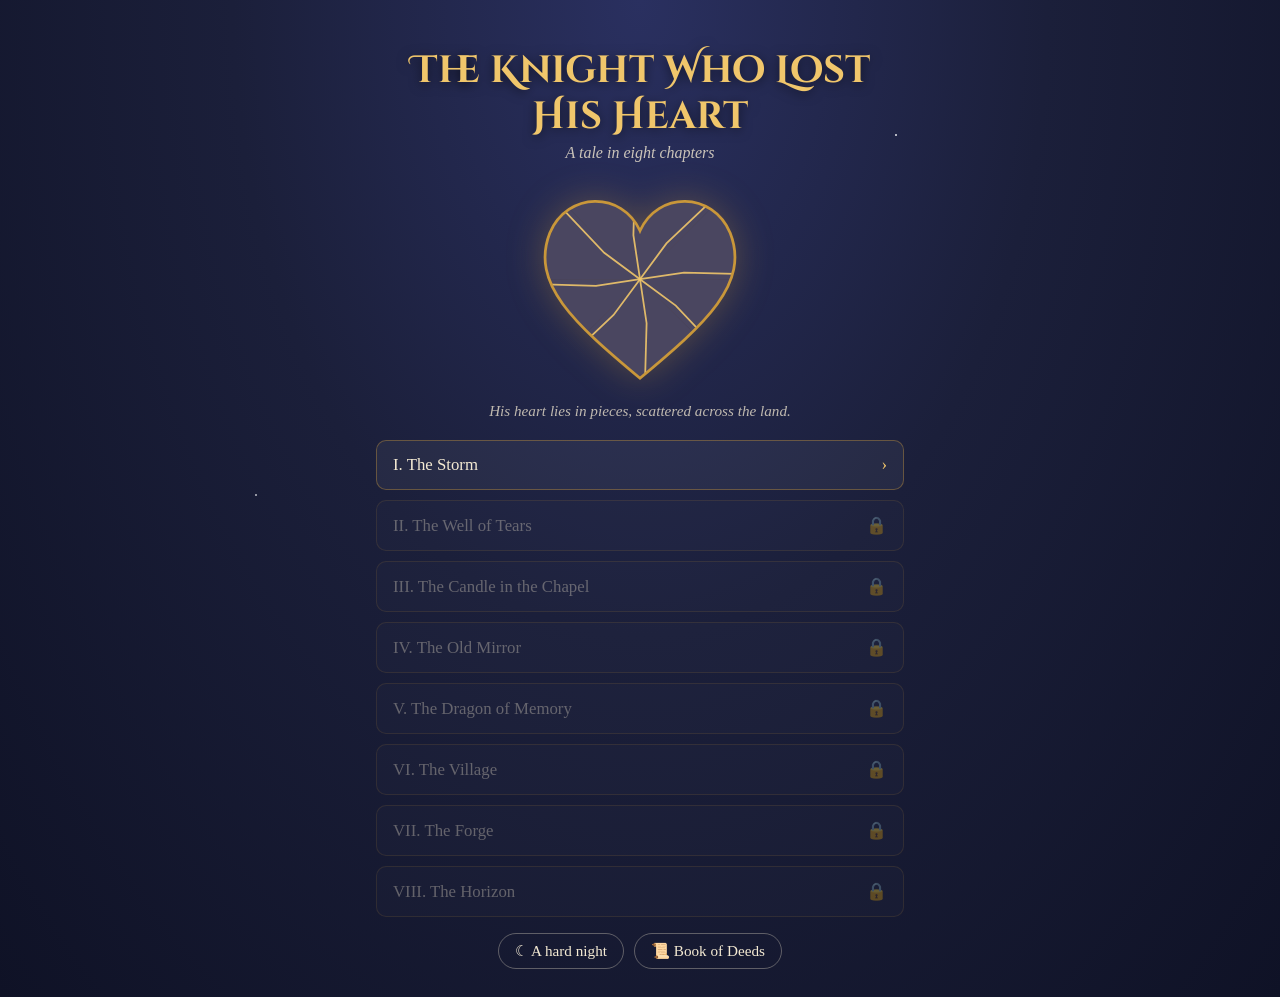
<file: index.html>
<!doctype html>
<html lang="en">
<head>
  <meta charset="utf-8">
  <meta name="viewport" content="width=device-width, initial-scale=1, viewport-fit=cover">
  <meta name="theme-color" content="#1b1f3a">
  <title>The Knight Who Lost His Heart</title>
  <link rel="icon" href="data:image/svg+xml,<svg xmlns=%22http://www.w3.org/2000/svg%22 viewBox=%220 0 100 100%22><text y=%22.9em%22 font-size=%2290%22>💛</text></svg>">
  <link rel="preconnect" href="https://fonts.googleapis.com">
  <link rel="preconnect" href="https://fonts.gstatic.com" crossorigin>
  <link href="https://fonts.googleapis.com/css2?family=Cinzel+Decorative:wght@400;700&family=IM+Fell+English:ital@0;1&display=swap" rel="stylesheet">
  <link rel="stylesheet" href="css/style.css">
</head>
<body>
  <div class="stars" aria-hidden="true"></div>
  <main id="app"></main>
  <script src="js/story.js"></script>
  <script src="js/app.js"></script>
</body>
</html>
</file>
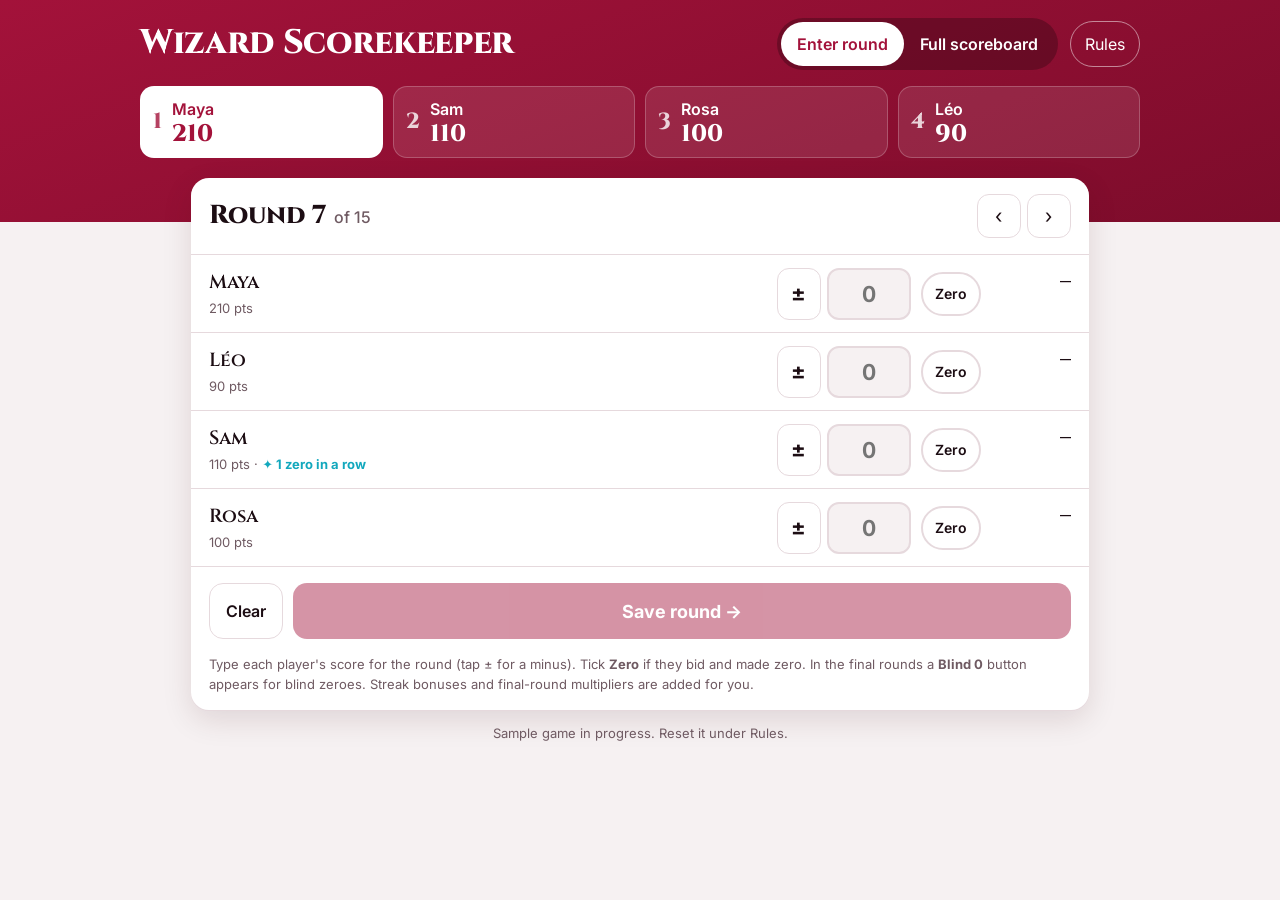
<file: wizard-scorekeeper/index.html>
<!DOCTYPE html>
<html lang="en">
<head>
<meta charset="utf-8">
<meta name="viewport" content="width=device-width,initial-scale=1">
<title>Wizard Scorekeeper</title>
<link rel="preconnect" href="https://fonts.googleapis.com">
<link href="https://fonts.googleapis.com/css2?family=Cinzel:wght@600;800&family=Inter:wght@400;500;600;700&display=swap" rel="stylesheet">
<style>
/* VOICE everyday game-night tool: fast, tappable, a bit of card-table drama
   IDEA the back of a Wizard card: ruby field, gold rule, a score pad slid across the table
   PICTURE the live round pad itself: each player's row with their running total and streak
   COLOUR ruby #a3123a field, white pad, cyan #12a8bd for zeroes, gold #d9a520 for multipliers
   TYPE Cinzel for names and big totals + Inter for everything else
   LAYOUT ruby band with standings across the top, pad beneath; phone: same order, one column */
:root{color-scheme:light dark;--bg:light-dark(#f6f1f2,#140a0e);--pad:light-dark(#ffffff,#22131a);--ink:light-dark(#1c0d13,#f6ecef);--mute:light-dark(#6f5a62,#b9a3ac);--line:light-dark(#e6d9dd,#3a2530);--ruby:#a3123a;--ruby2:light-dark(#7d0c2b,#5e0a22);--zero:#12a8bd;--gold:#d9a520;--neg:light-dark(#b3123a,#ff6b8a);--pos:light-dark(#0f7a54,#5fe0a8)}
:root[data-theme=light]{color-scheme:light}:root[data-theme=dark]{color-scheme:dark}
*{box-sizing:border-box;min-width:0}
html,body{height:100%}
body{margin:0;background:var(--bg);color:var(--ink);font:16px/1.5 Inter,system-ui,sans-serif;overflow-x:clip}
button{font:inherit;color:inherit;cursor:pointer}
button:focus-visible,input:focus-visible{outline:3px solid var(--zero);outline-offset:2px}
.top{background:linear-gradient(160deg,var(--ruby),var(--ruby2));color:#fff;padding:18px max(4vw,16px) 64px}
.bar{display:flex;align-items:center;gap:12px;flex-wrap:wrap;max-width:1000px;margin:0 auto}
h1{font:800 clamp(24px,4vw,34px)/1.05 Cinzel,serif;margin:0;letter-spacing:-.01em;flex:1}
.seg{display:flex;background:rgba(0,0,0,.25);border-radius:999px;padding:4px}
.seg button{border:0;background:none;color:#fff;padding:10px 16px;border-radius:999px;min-height:44px;font-weight:600}
.seg button[aria-pressed=true]{background:#fff;color:var(--ruby)}
.ghost{border:1px solid rgba(255,255,255,.5);background:none;color:#fff;border-radius:999px;padding:10px 14px;min-height:44px}
.stand{display:grid;grid-template-columns:repeat(auto-fit,minmax(130px,1fr));gap:10px;max-width:1000px;margin:16px auto 0}
.st{background:rgba(255,255,255,.1);border:1px solid rgba(255,255,255,.22);border-radius:14px;padding:10px 12px;display:grid;grid-template-columns:auto 1fr;column-gap:10px;align-items:center}
.st.lead{background:#fff;color:var(--ruby)}
.rk{font:800 22px/1 Cinzel,serif;grid-row:span 2;opacity:.8}
.nm{font-weight:600;white-space:nowrap;overflow:hidden;text-overflow:ellipsis}
.tt{font:800 24px/1.1 Cinzel,serif;font-variant-numeric:tabular-nums}
main{max-width:1000px;margin:-44px auto 0;padding:0 max(4vw,16px) 40px}
.card{background:var(--pad);border-radius:18px;box-shadow:0 1px 0 var(--line),0 10px 30px rgba(60,0,20,.12);overflow:hidden}
.rh{display:flex;align-items:center;gap:12px;flex-wrap:wrap;padding:16px 18px;border-bottom:1px solid var(--line)}
.rh h2{font:800 26px/1.1 Cinzel,serif;margin:0;flex:1}
.rh .of{color:var(--mute);font:500 16px Inter,sans-serif}
.nav{display:flex;gap:6px}
.nav button,.icon{width:44px;height:44px;border-radius:12px;border:1px solid var(--line);background:none;font-size:20px}
.mult{background:var(--gold);color:#2a1a00;font-weight:700;border-radius:999px;padding:4px 12px;white-space:nowrap}
.row{display:grid;grid-template-columns:minmax(0,1.3fr) auto auto minmax(80px,auto);gap:10px;align-items:center;padding:12px 18px;border-bottom:1px solid var(--line)}
.who b{font:600 19px Cinzel,serif;display:block}
.who small{color:var(--mute);font-size:13px}
.flame{color:var(--zero);font-weight:700}
.entry{display:flex;align-items:center;gap:6px}
.sign{width:44px;height:52px;border-radius:12px;border:1px solid var(--line);background:none;font-size:22px;font-weight:700}
.sign.neg{background:var(--neg);color:#fff;border-color:var(--neg)}
.entry input{width:84px;height:52px;border-radius:12px;border:2px solid var(--line);background:var(--bg);color:var(--ink);font:700 22px Inter,sans-serif;text-align:center;font-variant-numeric:tabular-nums}
.chips{display:flex;gap:6px}
.chip{min-height:44px;padding:0 12px;border-radius:999px;border:2px solid var(--line);background:none;font-weight:600;font-size:14px;white-space:nowrap}
.chip.on.z{background:var(--zero);border-color:var(--zero);color:#fff}
.chip.on.b{background:#1c0d13;border-color:#1c0d13;color:#fff}
:root[data-theme=dark] .chip.on.b{background:#fff;color:#1c0d13}
.res{text-align:right;font-variant-numeric:tabular-nums}
.res b{font:800 22px Cinzel,serif;display:block;white-space:nowrap}
.res small{color:var(--mute);font-size:13px;white-space:nowrap}
.foot{display:flex;gap:10px;flex-wrap:wrap;align-items:center;padding:16px 18px}
.save{flex:1;min-height:56px;border:0;border-radius:14px;background:var(--ruby);color:#fff;font-weight:700;font-size:18px}
.save:disabled{opacity:.45;cursor:default}
.plain{min-height:56px;border:1px solid var(--line);background:none;border-radius:14px;padding:0 16px;font-weight:600}
.hint{color:var(--mute);font-size:13px;padding:0 18px 16px;margin:0}
.scroll{overflow-x:auto}
table{border-collapse:collapse;width:100%;font-variant-numeric:tabular-nums}
th,td{padding:10px 12px;border-bottom:1px solid var(--line);text-align:right;white-space:nowrap}
th:first-child,td:first-child{text-align:left;position:sticky;left:0;background:var(--pad)}
thead th{font:600 15px Cinzel,serif;color:var(--mute)}
tbody tr{cursor:pointer}
tbody tr:hover td{background:color-mix(in srgb,var(--zero) 8%,var(--pad))}
td .d{display:block;font-size:12px;color:var(--mute)}
td .z{color:var(--zero);font-weight:700}
td .bl{font-weight:700}
.cum{font:700 17px Cinzel,serif}
tr.cur td{background:color-mix(in srgb,var(--gold) 14%,var(--pad))}
tfoot td{font:800 20px Cinzel,serif;border-bottom:0}
.neg{color:var(--neg)}.posv{color:var(--pos)}
dialog{border:0;border-radius:18px;padding:0;max-width:440px;width:calc(100% - 32px);background:var(--pad);color:var(--ink)}
dialog::backdrop{background:rgba(20,0,8,.55)}
.dl{padding:20px}
.dl h3{font:800 24px Cinzel,serif;margin:0 0 4px}
.dl p{color:var(--mute);font-size:14px;margin:0 0 14px}
.f{display:grid;grid-template-columns:1fr 96px;gap:10px;align-items:center;padding:8px 0;border-bottom:1px solid var(--line)}
.f input{height:44px;border-radius:10px;border:1px solid var(--line);background:var(--bg);color:var(--ink);font:600 16px Inter,sans-serif;text-align:center;width:100%}
.f.wide{grid-template-columns:1fr}
.f.wide input{text-align:left;padding:0 10px}
.note{font-size:13px;color:var(--mute);text-align:center;margin:14px 0 0}
[hidden]{display:none!important}
@media(max-width:640px){
.row{grid-template-columns:minmax(0,1fr) auto;row-gap:8px}
.chips{grid-column:1}
.res{grid-row:1;grid-column:2}
.entry{grid-column:2;grid-row:2;justify-content:flex-end}
.chips{grid-row:2}
.seg button{padding:10px 12px}
h1{flex-basis:100%}
}
@media(prefers-reduced-motion:no-preference){.tt,.res b{transition:color .2s}.card{animation:in .35s ease-out}@keyframes in{from{transform:translateY(10px);opacity:0}}}
</style>
</head>
<body>
<header class="top">
  <div class="bar">
    <h1>Wizard Scorekeeper</h1>
    <div class="seg" role="group" aria-label="View">
      <button id="vEnter" aria-pressed="true">Enter round</button>
      <button id="vBoard" aria-pressed="false">Full scoreboard</button>
    </div>
    <button class="ghost" id="openRules">Rules</button>
  </div>
  <div class="stand" id="stand"></div>
</header>

<main>
  <section class="card" id="enterView">
    <div class="rh">
      <h2 id="rTitle">Round</h2>
      <span class="mult" id="rMult" hidden></span>
      <div class="nav">
        <button id="prev" aria-label="Previous round">‹</button>
        <button id="next" aria-label="Next round">›</button>
      </div>
    </div>
    <div id="rows"></div>
    <div class="foot">
      <button class="plain" id="clearR">Clear</button>
      <button class="save" id="saveR">Save round</button>
    </div>
    <p class="hint">Type each player's score for the round (tap ± for a minus). Tick <b>Zero</b> if they bid and made zero. In the final rounds a <b>Blind 0</b> button appears for blind zeroes. Streak bonuses and final-round multipliers are added for you.</p>
  </section>

  <section class="card" id="boardView" hidden>
    <div class="rh">
      <h2>Every round</h2>
      <button class="plain" id="backEnter" style="min-height:44px">← Back to entry</button>
    </div>
    <div class="scroll"><table id="board"></table></div>
    <p class="hint" style="padding-top:12px">Each cell: points scored that round, with the running total underneath. Cyan ✦ marks a zero (with streak count), ● a blind zero. Tap any round to edit it.</p>
  </section>
  <p class="note">Sample game in progress. Reset it under Rules.</p>
</main>

<dialog id="rules">
  <form class="dl" method="dialog" id="rulesForm">
    <h3>House rules</h3>
    <p>Base scoring follows the official rules: an exact bid scores 20 + 10 per trick, a miss costs 10 per trick off, and there are 60 ÷ players rounds. The zero streak, blind zero and final-round settings are house rules I guessed at. Change any number and every score recalculates.</p>
    <div class="f wide"><label for="rPlayers">Players (comma separated)</label><input id="rPlayers"></div>
    <div class="f"><label for="rRounds">Number of rounds</label><input id="rRounds" type="number" min="1" max="60"></div>
    <div class="f"><label for="rStreak">Zero streak bonus: extra points per zero in a row (2nd zero +1×, 3rd +2×…)</label><input id="rStreak" type="number"></div>
    <div class="f"><label for="rBlindN">Blind zero allowed in the last … rounds</label><input id="rBlindN" type="number" min="0"></div>
    <div class="f"><label for="rBWin">Blind zero made: bonus</label><input id="rBWin" type="number"></div>
    <div class="f"><label for="rBLose">Blind zero missed: penalty</label><input id="rBLose" type="number"></div>
    <div class="f wide"><label for="rMults">Final-round multipliers, last round at the end (e.g. 2,3)</label><input id="rMults"></div>
    <div class="foot" style="padding:16px 0 0">
      <button class="plain" type="button" id="newGame">New game</button>
      <button class="save" value="ok">Done</button>
    </div>
  </form>
</dialog>

<script>
{
const KEY='wizard-score-v1';
const sample={rules:{players:['Maya','Léo','Sam','Rosa'],rounds:15,streak:10,bWin:30,bLose:30,mults:[2,3],blindN:2},
  rounds:[
    [{s:30},{s:20},{s:-10},{s:20,z:1}],
    [{s:40},{s:-20},{s:30},{s:20,z:1}],
    [{s:-10},{s:50},{s:40},{s:20,z:1}],
    [{s:60},{s:30},{s:-20},{s:-10}],
    [{s:20,z:1},{s:-30},{s:50},{s:40}],
    [{s:70},{s:40},{s:20,z:1},{s:-20}]
  ],cur:6};
let st;
try{st=JSON.parse(localStorage.getItem(KEY))}catch(e){}
if(!st||!st.rules)st=window.claude?.hot?.data?.rules?window.claude.hot.data:structuredClone(sample);
window.claude?.hot?.snapshot?.(()=>st);
let draft=null,sign=[];
const $=id=>document.getElementById(id);
const fmt=n=>(n>0?'+':n<0?'−':'')+Math.abs(n);
const store=()=>{try{localStorage.setItem(KEY,JSON.stringify(st))}catch(e){}};

function blindOk(r){const R=st.rules;return r>=R.rounds-(R.blindN??R.mults.length)}
function multFor(r){const R=st.rules,m=R.mults,from=R.rounds-m.length;return r>=from?m[r-from]||1:1}

/* scoring: (entered score + streak bonus + blind) × round multiplier */
function cell(e,streak,r){
  const R=st.rules,s=+e.s||0;
  const bonus=e.z&&streak>1?R.streak*(streak-1):0;
  const blind=e.b?(e.z?R.bWin:-R.bLose):0;
  const m=multFor(r);
  return {base:s,bonus,blind,m,pts:(s+bonus+blind)*m};
}
function compute(){
  const P=st.rules.players.length,out=[];
  const tot=Array(P).fill(0),stk=Array(P).fill(0);
  st.rounds.forEach((rd,r)=>{
    out[r]=rd.map((e,p)=>{stk[p]=e&&e.z?stk[p]+1:0;const c=cell(e||{},stk[p],r);tot[p]+=c.pts;return {...c,z:e?.z,b:e?.b,streak:stk[p],cum:tot[p]}});
  });
  return {out,tot,stk};
}

function renderStand(){
  const {tot,stk}=compute(),names=st.rules.players;
  const order=names.map((n,i)=>i).sort((a,b)=>tot[b]-tot[a]);
  $('stand').innerHTML=order.map((i,k)=>`<div class="st${k===0&&st.rounds.length?' lead':''}"><span class="rk">${k+1}</span><span class="nm">${names[i]}${stk[i]>1?` <span title="zero streak">✦${stk[i]}</span>`:''}</span><span class="tt">${tot[i]}</span></div>`).join('');
}

function loadDraft(){
  const P=st.rules.players.length,ex=st.rounds[st.cur];
  draft=Array.from({length:P},(_,p)=>ex&&ex[p]?{...ex[p]}:{s:'',z:0,b:0});
  sign=draft.map(d=>(+d.s||0)<0);
  draft.forEach(d=>{if(d.s!=='')d.s=Math.abs(+d.s)});
}
function draftVal(p){const d=draft[p];return d.s===''?null:(sign[p]?-1:1)*(+d.s||0)}
function streakBefore(p){let n=0;for(let r=st.cur-1;r>=0;r--){if(st.rounds[r]?.[p]?.z)n++;else break}return n}

function renderEnter(){
  const R=st.rules,r=st.cur,m=multFor(r),{out}=compute(),bOk=blindOk(r);
  if(!bOk)draft.forEach(d=>d.b=0);
  $('rTitle').innerHTML=`Round ${r+1} <span class="of">of ${R.rounds}${r<st.rounds.length?' · editing':''}</span>`;
  $('rMult').hidden=m===1;$('rMult').textContent=`×${m} final round${bOk?' · blind zero allowed':''}`;
  if(bOk&&m===1){$('rMult').hidden=false;$('rMult').textContent='Blind zero allowed'}
  $('prev').disabled=r===0;$('next').disabled=r>=st.rounds.length||r>=R.rounds-1;
  $('rows').innerHTML=R.players.map((n,p)=>{
    const d=draft[p],v=draftVal(p),sb=streakBefore(p);
    const c=cell({s:v||0,z:d.z,b:d.b},d.z?sb+1:0,r);
    const prevTot=r>0&&out[r-1]?out[r-1][p].cum:0;
    const parts=[];if(c.bonus)parts.push(`streak +${c.bonus}`);if(c.blind)parts.push(`blind ${fmt(c.blind)}`);if(c.m>1)parts.push(`×${c.m}`);
    return `<div class="row">
      <div class="who"><b>${n}</b><small>${prevTot} pts${sb?` · <span class="flame">✦ ${sb} zero${sb>1?'s':''} in a row</span>`:''}</small></div>
      <div class="entry"><button class="sign${sign[p]?' neg':''}" data-sign="${p}" aria-label="Toggle minus for ${n}">±</button>
        <input id="s${p}" data-p="${p}" inputmode="numeric" pattern="[0-9]*" placeholder="0" value="${d.s}" aria-label="${n} score"></div>
      <div class="chips"><button class="chip z${d.z?' on':''}" data-z="${p}" aria-pressed="${!!d.z}">Zero</button>${bOk?`<button class="chip b${d.b?' on':''}" data-b="${p}" aria-pressed="${!!d.b}">Blind 0</button>`:''}</div>
      <div class="res" id="res${p}"><b class="${c.pts<0?'neg':c.pts>0?'posv':''}">${v===null&&!d.z&&!d.b?'–':fmt(c.pts)}</b><small>${parts.join(' · ')||'&nbsp;'}</small></div>
    </div>`}).join('');
  $('saveR').disabled=draft.every((d,p)=>draftVal(p)===null&&!d.z&&!d.b);
  $('saveR').textContent=r<st.rounds.length?'Update round':(r>=R.rounds-1?'Save final round':'Save round →');
}

function renderBoard(){
  const R=st.rules,{out,tot}=compute();
  const head=`<thead><tr><th>Round</th>${R.players.map(n=>`<th>${n}</th>`).join('')}</tr></thead>`;
  const body=Array.from({length:R.rounds},(_,r)=>{
    const m=multFor(r),row=out[r];
    return `<tr data-r="${r}" class="${r===st.cur?'cur':''}"><td>${r+1}${m>1?` <span class="mult">×${m}</span>`:''}</td>${R.players.map((n,p)=>{
      if(!row)return '<td style="color:var(--mute)">·</td>';
      const c=row[p],tags=(c.z?`<span class="z">✦${c.streak>1?c.streak:''}</span> `:'')+(c.b?'<span class="bl">● </span>':'');
      return `<td>${tags}<span class="${c.pts<0?'neg':''}">${fmt(c.pts)}</span><span class="d cum">${c.cum}</span></td>`}).join('')}</tr>`}).join('');
  const foot=`<tfoot><tr><td>Total</td>${tot.map(t=>`<td>${t}</td>`).join('')}</tr></tfoot>`;
  $('board').innerHTML=head+'<tbody>'+body+'</tbody>'+foot;
}

function show(v){
  const b=v==='board';$('enterView').hidden=b;$('boardView').hidden=!b;
  $('vEnter').setAttribute('aria-pressed',!b);$('vBoard').setAttribute('aria-pressed',b);
  if(b)renderBoard();else renderEnter();
}
function refresh(){renderStand();renderEnter();if(!$('boardView').hidden)renderBoard()}
function go(r){st.cur=Math.max(0,Math.min(r,st.rounds.length,st.rules.rounds-1));loadDraft();refresh()}

$('rows').addEventListener('input',e=>{const p=e.target.dataset.p;if(p==null)return;draft[p].s=e.target.value.replace(/[^0-9]/g,'');
  const pos=e.target.selectionStart;renderEnter();const i=$('s'+p);i.focus();try{i.setSelectionRange(pos,pos)}catch(_){}});
$('rows').addEventListener('click',e=>{const t=e.target.closest('button');if(!t)return;const d=t.dataset;
  if(d.sign!=null)sign[d.sign]=!sign[d.sign];
  if(d.z!=null){draft[d.z].z=draft[d.z].z?0:1;if(draft[d.z].z&&draft[d.z].s==='')draft[d.z].s='';}
  if(d.b!=null){draft[d.b].b=draft[d.b].b?0:1}
  renderEnter()});
$('rows').addEventListener('keydown',e=>{if(e.key==='Enter'){const p=+e.target.dataset.p;const n=$('s'+(p+1));if(n)n.focus();else $('saveR').click()}});
$('saveR').onclick=()=>{
  st.rounds[st.cur]=draft.map((d,p)=>({s:draftVal(p)||0,z:d.z?1:0,b:d.b?1:0}));
  const wasNew=st.cur===st.rounds.length-1;store();
  go(wasNew&&st.cur<st.rules.rounds-1?st.cur+1:st.cur);
  if(wasNew&&st.rounds.length>=st.rules.rounds)show('board');
  else{const i=$('s0');i&&i.focus()}};
$('clearR').onclick=()=>{draft.forEach(d=>{d.s='';d.z=0;d.b=0});sign=sign.map(()=>false);renderEnter()};
$('prev').onclick=()=>go(st.cur-1);$('next').onclick=()=>go(st.cur+1);
$('vEnter').onclick=()=>show('enter');$('vBoard').onclick=()=>show('board');$('backEnter').onclick=()=>show('enter');
$('board').addEventListener('click',e=>{const tr=e.target.closest('tr[data-r]');if(!tr)return;const r=+tr.dataset.r;if(r>st.rounds.length)return;go(r);show('enter')});

const dlg=$('rules');
$('openRules').onclick=()=>{const R=st.rules;$('rPlayers').value=R.players.join(', ');$('rRounds').value=R.rounds;$('rStreak').value=R.streak;$('rBWin').value=R.bWin;$('rBLose').value=R.bLose;$('rMults').value=R.mults.join(',');$('rBlindN').value=R.blindN??R.mults.length;dlg.showModal()};
$('rulesForm').addEventListener('input',()=>{const R=st.rules;
  const ps=$('rPlayers').value.split(',').map(s=>s.trim()).filter(Boolean);if(ps.length){if(ps.length!==R.players.length){R.rounds=Math.floor(60/ps.length);$('rRounds').value=R.rounds}R.players=ps;st.rounds=st.rounds.map(rd=>ps.map((_,i)=>rd[i]||{s:0}))}
  R.rounds=Math.max(1,Math.min(60,+$('rRounds').value||R.rounds));R.streak=+$('rStreak').value||0;R.bWin=+$('rBWin').value||0;R.bLose=+$('rBLose').value||0;
  R.mults=$('rMults').value.split(',').map(Number).filter(n=>n>0);R.blindN=Math.max(0,+$('rBlindN').value||0);st.rounds=st.rounds.slice(0,R.rounds);
  st.cur=Math.min(st.cur,st.rounds.length,R.rounds-1);store();loadDraft();refresh()});
$('newGame').onclick=()=>{st.rounds=[];st.cur=0;store();loadDraft();refresh();dlg.close();show('enter')};

loadDraft();refresh();
}
</script>
</body>
</html>
</file>
<file: css/style.css>
:root {
  --night: #1b1f3a;
  --night-deep: #0f1226;
  --parchment: #f4ead3;
  --parchment-dark: #e6d5ae;
  --ink: #3a2a1a;
  --ink-soft: #6b5640;
  --gold: #c9973a;
  --gold-bright: #f0c66b;
  --ember: #e8743b;
  --stone: #8a8478;
  --water: #2f4a6b;
  --title: "Cinzel Decorative", Georgia, serif;
  --body: "IM Fell English", Georgia, serif;
}

* { box-sizing: border-box; }

html { background: var(--night-deep); }
body {
  margin: 0;
  min-height: 100vh;
  background: radial-gradient(ellipse at top, #2a3060 0%, var(--night) 45%, var(--night-deep) 100%) no-repeat var(--night-deep);
  color: var(--ink);
  font-family: var(--body);
  -webkit-tap-highlight-color: transparent;
}

.stars {
  position: fixed; inset: 0; pointer-events: none; z-index: 0;
  background-image:
    radial-gradient(1px 1px at 10% 20%, #fff8 50%, transparent 51%),
    radial-gradient(1px 1px at 30% 80%, #fff6 50%, transparent 51%),
    radial-gradient(1.5px 1.5px at 70% 15%, #fffa 50%, transparent 51%),
    radial-gradient(1px 1px at 85% 60%, #fff7 50%, transparent 51%),
    radial-gradient(1px 1px at 50% 40%, #fff5 50%, transparent 51%),
    radial-gradient(1.5px 1.5px at 20% 55%, #fff8 50%, transparent 51%),
    radial-gradient(1px 1px at 92% 90%, #fff6 50%, transparent 51%);
  animation: twinkle 6s ease-in-out infinite alternate;
}
@keyframes twinkle { from { opacity: .5; } to { opacity: 1; } }

#app {
  position: relative; z-index: 1;
  max-width: 560px; margin: 0 auto;
  min-height: 100vh; min-height: 100dvh;
  padding: 16px;
  display: flex; flex-direction: column;
}

button { font-family: var(--body); cursor: pointer; }

/* ---------- Cover ---------- */
.cover { text-align: center; color: var(--parchment); padding-top: 24px; }
.cover h1 {
  font-family: var(--title); font-weight: 700; color: var(--gold-bright);
  font-size: clamp(1.6rem, 7vw, 2.4rem); line-height: 1.2; margin: 8px 0 4px;
  text-shadow: 0 2px 12px #0008;
}
.cover .subtitle { font-style: italic; opacity: .8; margin: 0 0 16px; }
.heart-wrap { width: min(220px, 60vw); margin: 8px auto 4px; filter: drop-shadow(0 0 18px #c9973a55); }
.heart-wrap svg { width: 100%; height: auto; display: block; }
.shard { fill: #4a4660; transition: fill 1.2s ease; }
.shard.found { fill: url(#goldGrad); }
.crack { stroke: var(--gold-bright); stroke-width: 1.6; fill: none; opacity: .9; }
.heart-outline { fill: none; stroke: var(--gold); stroke-width: 2.5; }
.heart-caption { font-style: italic; opacity: .75; font-size: .95rem; margin-bottom: 20px; }

.chapter-list { list-style: none; padding: 0; margin: 0 0 16px; display: grid; gap: 10px; }
.chapter-btn {
  width: 100%; text-align: left; padding: 14px 16px; border-radius: 10px;
  border: 1px solid #c9973a66; background: #ffffff0d; color: var(--parchment);
  font-size: 1.05rem; display: flex; justify-content: space-between; align-items: center;
}
.chapter-btn:disabled { opacity: .35; cursor: default; }
.chapter-btn .mark { color: var(--gold-bright); }

.cover-actions { display: flex; gap: 10px; justify-content: center; flex-wrap: wrap; margin-bottom: 12px; }
.ghost-btn {
  background: none; border: 1px solid #f4ead355; color: var(--parchment);
  border-radius: 999px; padding: 8px 16px; font-size: .95rem;
}
.sealed-note { color: var(--gold-bright); font-style: italic; margin: 6px 0 14px; }

/* ---------- Book page ---------- */
.book { flex: 1; display: flex; flex-direction: column; }
.book-top { display: flex; justify-content: space-between; align-items: center; color: var(--parchment); margin-bottom: 10px; }
.book-top .chapter-title { font-family: var(--title); font-size: .95rem; color: var(--gold-bright); }
.icon-btn { background: none; border: none; color: var(--parchment); font-size: 1.4rem; padding: 4px 8px; }

.page {
  flex: 1; position: relative;
  background:
    radial-gradient(ellipse at center, transparent 55%, #b8955a33 100%),
    linear-gradient(135deg, var(--parchment), var(--parchment-dark));
  border-radius: 6px;
  box-shadow: 0 10px 40px #000a, inset 0 0 60px #a07a3e33;
  padding: 32px 24px 24px;
  display: flex; flex-direction: column;
  animation: pageIn .6s ease;
  overflow: hidden;
}
.page::before {
  content: ""; position: absolute; inset: 8px; border: 1px solid #c9973a88; border-radius: 3px; pointer-events: none;
}
@keyframes pageIn { from { opacity: 0; transform: translateY(8px) rotateX(4deg); } to { opacity: 1; transform: none; } }

.page-text { font-size: 1.22rem; line-height: 1.6; }
.page-text p { margin: 0 0 1em; }
.page-text.dropcap p:first-child::first-letter {
  font-family: var(--title); float: left; font-size: 3.4em; line-height: .85;
  color: var(--gold); margin: 6px 8px 0 0; text-shadow: 1px 1px 0 #7a5a20;
}
.tap-hint { margin-top: auto; text-align: center; font-style: italic; color: var(--ink-soft); font-size: .9rem; opacity: .7; animation: breathe 3s ease-in-out infinite; }
@keyframes breathe { 50% { opacity: .25; } }

.page-nav { display: flex; justify-content: space-between; align-items: center; margin-top: 12px; color: var(--parchment); }
.page-nav button {
  background: none; border: 1px solid #c9973a88; color: var(--gold-bright);
  border-radius: 999px; width: 44px; height: 44px; font-size: 1.2rem;
}
.page-nav button:disabled { opacity: .25; }
.dots { display: flex; gap: 6px; }
.dot { width: 7px; height: 7px; border-radius: 50%; background: #f4ead344; }
.dot.on { background: var(--gold-bright); }

/* ---------- Shared interactive bits ---------- */
.prompt { font-style: italic; font-size: 1.1rem; line-height: 1.5; margin: 0 0 16px; }
textarea, input[type=text] {
  width: 100%; font-family: var(--body); font-size: 1.1rem; color: var(--ink);
  background: #fffaf0aa; border: 1px solid #c9973a99; border-radius: 4px;
  padding: 12px; line-height: 1.5; resize: vertical;
}
textarea { min-height: 150px; }
textarea:focus, input:focus { outline: 2px solid var(--gold); }
.action {
  display: block; margin: 16px auto 0; padding: 12px 22px; border-radius: 999px;
  background: linear-gradient(var(--gold-bright), var(--gold)); color: #3a2405;
  border: 1px solid #8a6420; font-size: 1.05rem; box-shadow: 0 3px 10px #0004;
}
.action:disabled { opacity: .45; }
.done-note { text-align: center; color: var(--gold); font-style: italic; margin-top: 14px; }

/* ---------- Candle ---------- */
.candle-scene { flex: 1; display: flex; flex-direction: column; align-items: center; justify-content: center; position: relative; min-height: 320px; }
.candle-scene.lit { background: radial-gradient(circle at 50% 42%, #ffcf7a55, transparent 55%); border-radius: 8px; }
.candle { position: relative; width: 60px; margin-top: 80px; }
.wax { width: 60px; height: 130px; background: linear-gradient(90deg, #e9dcc2, #fff7e6 40%, #d8c7a4); border-radius: 6px 6px 3px 3px; }
.wick { position: absolute; left: 50%; top: -12px; width: 3px; height: 14px; margin-left: -1.5px; background: #2a1c10; border-radius: 2px; }
.flame {
  position: absolute; left: 50%; bottom: 140px; width: 26px; height: 60px; margin-left: -13px;
  border-radius: 50% 50% 50% 50% / 60% 60% 40% 40%;
  background: radial-gradient(ellipse at 50% 80%, #fff 0%, #ffe9a8 25%, #ffb347 55%, #ff7b2e00 75%);
  transform-origin: 50% 90%; opacity: 0; transition: opacity 1s;
  filter: blur(.4px);
}
.lit .flame { opacity: 1; animation: flicker 2.4s ease-in-out infinite; }
.glow { position: absolute; left: 50%; bottom: 120px; width: 180px; height: 180px; margin-left: -90px; border-radius: 50%; background: radial-gradient(#ffd27a66, transparent 65%); opacity: 0; transition: opacity 1.5s; pointer-events: none; }
.lit .glow { opacity: 1; animation: glowPulse 3s ease-in-out infinite; }
@keyframes flicker {
  0%, 100% { transform: scale(1, 1) rotate(-1deg); }
  25% { transform: scale(.94, 1.06) rotate(1.5deg); }
  50% { transform: scale(1.04, .96) rotate(-.5deg); }
  75% { transform: scale(.97, 1.03) rotate(1deg); }
}
@keyframes glowPulse { 50% { transform: scale(1.08); opacity: .8; } }
.whisper { min-height: 2.4em; margin-top: 18px; font-style: italic; text-align: center; font-size: 1.15rem; transition: opacity 1s; }
.timer { font-family: var(--title); color: var(--ink-soft); margin-top: 6px; letter-spacing: 2px; }

/* ---------- Burn ---------- */
.burn-text { white-space: pre-wrap; font-size: 1.1rem; line-height: 1.5; min-height: 150px; padding: 12px; }
.burn-text span { display: inline-block; white-space: pre; animation: burnAway 2.2s ease-in forwards; }
@keyframes burnAway {
  0% { color: var(--ink); }
  30% { color: var(--ember); text-shadow: 0 0 8px #ffb347; }
  100% { color: #ffd27a; opacity: 0; transform: translateY(-120px) scale(.6) rotate(20deg); filter: blur(2px); }
}
.fire { font-size: 3rem; text-align: center; animation: flicker 1.2s infinite; }

/* ---------- Stone & lake ---------- */
.lake-scene { flex: 1; display: flex; flex-direction: column; align-items: center; justify-content: flex-end; min-height: 300px; position: relative; }
.stone {
  width: 120px; height: 90px; border-radius: 48% 52% 45% 55% / 55% 50% 50% 45%;
  background: radial-gradient(circle at 35% 30%, #b8b2a6, var(--stone) 50%, #5a554c);
  box-shadow: inset -6px -8px 12px #0004, 0 6px 10px #0004;
  display: flex; align-items: center; justify-content: center; text-align: center;
  color: #f4ead3; font-size: .85rem; padding: 10px; user-select: none; -webkit-user-select: none; touch-action: none;
  transition: transform .2s, filter .2s;
}
.stone.holding { animation: shiver .15s infinite; }
@keyframes shiver { 50% { translate: 1px -1px; } }
.stone.thrown { animation: throwArc 1.3s ease-in forwards; }
@keyframes throwArc {
  0% { transform: translate(0, 0) scale(1); }
  50% { transform: translate(40px, -120px) scale(.6); }
  100% { transform: translate(70px, 60px) scale(.2); opacity: 0; }
}
.hold-ring { width: 100%; height: 6px; background: #0001; border-radius: 3px; margin: 14px 0 6px; overflow: hidden; }
.hold-ring div { height: 100%; width: 0; background: var(--gold); }
.lake { width: 100%; height: 90px; margin-top: 18px; border-radius: 50%; background: radial-gradient(ellipse, #4c6d93, var(--water) 60%, #1d2f47); position: relative; overflow: hidden; }
.ripple { position: absolute; left: 62%; top: 50%; width: 10px; height: 4px; margin: -2px 0 0 -5px; border: 2px solid #ffffffaa; border-radius: 50%; animation: ripple 2.4s ease-out forwards; }
@keyframes ripple { to { width: 240px; height: 70px; margin: -35px 0 0 -120px; opacity: 0; } }

/* ---------- Quest ---------- */
.quest-scroll { border: 1px dashed var(--gold); padding: 18px; border-radius: 6px; background: #fff8e655; margin: 8px 0; }
.quest-scroll h3 { font-family: var(--title); color: var(--gold); margin: 0 0 8px; font-size: 1rem; }
.quest-scroll p { margin: 0; font-size: 1.15rem; line-height: 1.5; }

/* ---------- Future letter ---------- */
.choices { display: flex; gap: 8px; justify-content: center; flex-wrap: wrap; margin-top: 12px; }
.choice { border: 1px solid var(--gold); background: none; color: var(--ink); border-radius: 999px; padding: 6px 14px; font-size: 1rem; }
.choice.on { background: var(--gold); color: #fff8e6; }
.seal {
  width: 90px; height: 90px; margin: 20px auto; border-radius: 50%;
  background: radial-gradient(circle at 35% 35%, #c0392b, #7b1d14);
  box-shadow: 0 4px 10px #0006, inset 0 0 0 6px #9c2a1e;
  display: flex; align-items: center; justify-content: center; color: #f6c7a8; font-family: var(--title); font-size: 1.6rem;
  animation: stamp .6s cubic-bezier(.3, 1.6, .5, 1);
}
@keyframes stamp { from { transform: scale(2.2); opacity: 0; } }

/* ---------- Sanctuary & journal ---------- */
.sanctuary { flex: 1; display: flex; flex-direction: column; align-items: center; justify-content: center; text-align: center; color: var(--parchment); gap: 20px; padding: 20px 8px; }
.sanctuary h2, .journal h2 { font-family: var(--title); color: var(--gold-bright); margin: 0; }
.breath { width: 120px; height: 120px; border-radius: 50%; background: radial-gradient(#ffe9a8, #c9973a 60%, transparent 72%); animation: breath 10s ease-in-out infinite; }
@keyframes breath { 0%, 100% { transform: scale(.6); opacity: .6; } 40% { transform: scale(1.25); opacity: 1; } 50% { transform: scale(1.25); } }
.breath-label { font-style: italic; letter-spacing: 1px; min-height: 1.4em; }
.sanctuary p { max-width: 380px; line-height: 1.6; font-size: 1.1rem; margin: 0; }

.journal { color: var(--parchment); }
.journal .entry { background: #ffffff0d; border-left: 3px solid var(--gold); padding: 12px 14px; margin: 12px 0; border-radius: 4px; }
.journal .entry h4 { margin: 0 0 6px; font-style: italic; font-weight: normal; color: var(--gold-bright); }
.journal .entry p { white-space: pre-wrap; margin: 0; line-height: 1.5; }

/* ---------- Chapter complete ---------- */
.complete-overlay { position: fixed; inset: 0; z-index: 10; background: #0f1226ee; display: flex; flex-direction: column; align-items: center; justify-content: center; color: var(--parchment); text-align: center; padding: 24px; animation: pageIn .8s ease; }
.complete-overlay h2 { font-family: var(--title); color: var(--gold-bright); }

@media (prefers-reduced-motion: reduce) {
  *, *::before, *::after { animation-duration: .01ms !important; animation-iteration-count: 1 !important; }
}
</file>
